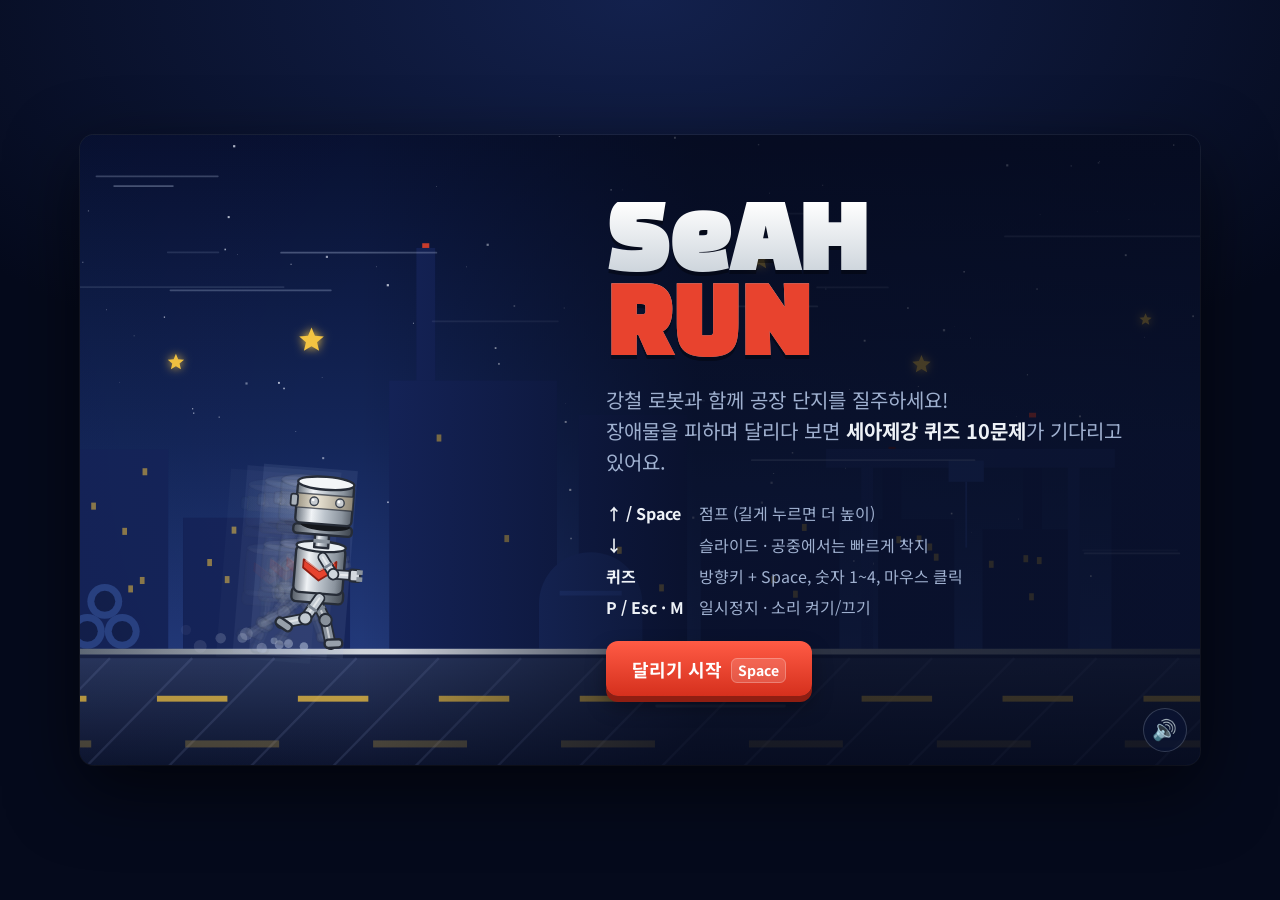
<file: seah-run/index.html>
<!doctype html>
<html lang="ko">
<head>
<meta charset="utf-8">
<meta name="viewport" content="width=device-width, initial-scale=1, viewport-fit=cover">
<meta name="theme-color" content="#0b1638">
<title>SeAH RUN</title>
<link rel="preconnect" href="https://fonts.googleapis.com">
<link rel="preconnect" href="https://fonts.gstatic.com" crossorigin>
<link href="https://fonts.googleapis.com/css2?family=Black+Han+Sans&family=Noto+Sans+KR:wght@400;500;700;900&display=swap" rel="stylesheet">
<style>
  :root{
    --navy:#0b1638; --navy-2:#16255a; --steel:#c9d1d9; --steel-d:#7d8794;
    --red:#e8432e; --gold:#f5c542; --ink:#eef2f7; --muted:#9fb0cf;
    --panel:rgba(11,20,52,.94); --line:rgba(201,209,217,.22);
    --ok:#3ecf8e; --bad:#ff5a4f;
  }
  *{box-sizing:border-box}
  html,body{margin:0;min-height:100%}
  body{
    background:radial-gradient(1200px 600px at 50% 0%, #13214d 0%, #050a1c 70%);
    color:var(--ink); font-family:'Noto Sans KR',system-ui,sans-serif;
    display:flex; flex-direction:column; align-items:center; justify-content:center;
    min-height:100vh; padding:16px; overflow-x:hidden;
    -webkit-tap-highlight-color:transparent; user-select:none; -webkit-user-select:none;
  }
  #stage{
    position:relative; width:min(100%, 1120px, calc((100vh - 32px) * 16 / 9));
    aspect-ratio:16/9; container-type:inline-size; border-radius:14px; overflow:hidden;
    box-shadow:0 24px 70px rgba(0,0,0,.6), 0 0 0 1px rgba(255,255,255,.07);
    background:#0b1638;
  }
  canvas{display:block;width:100%;height:100%;touch-action:none}

  .overlay{
    position:absolute; inset:0; display:none; align-items:center; justify-content:center;
    padding:3cqw; background:rgba(5,10,28,.5);
  }
  .overlay.show{display:flex}
  .panel{
    background:var(--panel); border:1px solid var(--line); border-radius:18px;
    padding:clamp(16px,3cqw,34px) clamp(18px,3.6cqw,40px);
    width:min(100%, 780px); max-height:100%; overflow:auto;
    box-shadow:0 20px 50px rgba(0,0,0,.5), inset 0 1px 0 rgba(255,255,255,.06);
  }
  .btn{
    font:inherit; font-weight:700; cursor:pointer; border:0; border-radius:12px;
    padding:.8em 1.4em; font-size:clamp(14px,1.7cqw,18px); color:#fff;
    background:linear-gradient(180deg,#ff5b45,#d5301d); box-shadow:0 6px 0 #8f1e12, 0 10px 20px rgba(0,0,0,.35);
    transition:transform .08s, box-shadow .08s;
  }
  .btn:active{transform:translateY(4px); box-shadow:0 2px 0 #8f1e12}
  .btn.ghost{background:linear-gradient(180deg,#3a4a7a,#26335c); box-shadow:0 6px 0 #141c37}
  kbd{
    font-family:inherit; font-size:.78em; font-weight:700; padding:.1em .45em; border-radius:6px;
    background:rgba(255,255,255,.14); border:1px solid rgba(255,255,255,.25); margin-left:.3em;
  }

  /* ---------- 타이틀 ---------- */
  #title{justify-content:flex-end; background:linear-gradient(90deg, rgba(5,10,28,0) 25%, rgba(5,10,28,.72) 55%)}
  #title .panel{width:min(62%, 600px); background:transparent; border:0; box-shadow:none; padding-right:2cqw}
  .logo{font-family:'Black Han Sans',sans-serif; font-size:clamp(34px,8cqw,92px); line-height:.95; margin:0; letter-spacing:.01em;
    background:linear-gradient(180deg,#ffffff 0%,#c9d1d9 45%,#7d8794 100%); -webkit-background-clip:text; background-clip:text; color:transparent;
    filter:drop-shadow(0 4px 0 rgba(0,0,0,.35))}
  .logo b{color:var(--red); -webkit-text-fill-color:var(--red)}
  .tagline{margin:.6em 0 1.2em; color:var(--muted); font-size:clamp(14px,1.8cqw,20px); line-height:1.55}
  .tagline strong{color:var(--ink)}
  .keys{display:grid; grid-template-columns:auto 1fr; gap:.45em .9em; font-size:clamp(13px,1.5cqw,16px); color:var(--muted); margin:0 0 1.4em}
  .keys span:nth-child(odd){color:var(--ink); font-weight:700; white-space:nowrap}
  .best{margin-top:1em; color:var(--muted); font-size:clamp(12px,1.4cqw,15px)}

  /* ---------- 퀴즈 ---------- */
  #quiz{background:rgba(5,10,28,.62); backdrop-filter:blur(3px)}
  .qhead{display:flex; align-items:center; gap:.6em; margin-bottom:.8em}
  .qno{font-family:'Black Han Sans',sans-serif; font-size:clamp(16px,2.2cqw,24px); color:var(--gold); letter-spacing:.04em}
  .qtag{font-size:clamp(11px,1.3cqw,14px); font-weight:700; padding:.25em .7em; border-radius:999px; background:rgba(232,67,46,.18); color:#ff8e7f; border:1px solid rgba(232,67,46,.4)}
  #qText{font-size:clamp(17px,2.5cqw,28px); line-height:1.45; margin:0 0 1em; font-weight:900; word-break:keep-all}
  .choices{display:grid; grid-template-columns:1fr 1fr; gap:clamp(8px,1.2cqw,14px)}
  .choice{
    font:inherit; text-align:left; cursor:pointer; display:flex; align-items:center; gap:.7em;
    padding:clamp(10px,1.5cqw,16px) clamp(12px,1.6cqw,18px); border-radius:12px; color:var(--ink);
    font-size:clamp(14px,1.8cqw,20px); font-weight:700; word-break:keep-all;
    background:linear-gradient(180deg,#24335f,#1a2649); border:2px solid #31426f;
    transition:transform .1s, border-color .1s, background .1s;
  }
  .choice .num{flex:none; width:1.7em; height:1.7em; border-radius:8px; display:grid; place-items:center; font-size:.85em;
    background:rgba(255,255,255,.1); color:var(--muted)}
  .choice.sel{border-color:var(--gold); transform:translateY(-2px); box-shadow:0 0 0 4px rgba(245,197,66,.18)}
  .choice.sel .num{background:var(--gold); color:#1a1300}
  .choice.correct{border-color:var(--ok); background:linear-gradient(180deg,#1d5a47,#154234)}
  .choice.correct .num{background:var(--ok); color:#062619}
  .choice.wrong{border-color:var(--bad); background:linear-gradient(180deg,#5d2430,#441a23)}
  .choice.wrong .num{background:var(--bad); color:#2a0606}
  .choice:disabled{cursor:default}
  .choice.dim{opacity:.45}
  .qfb{margin-top:1.1em; padding-top:1em; border-top:1px dashed var(--line); display:flex; flex-wrap:wrap; align-items:center; gap:.8em 1.2em}
  .qfb[hidden]{display:none}
  .verdict{margin:0; font-family:'Black Han Sans',sans-serif; font-size:clamp(20px,2.8cqw,32px)}
  .verdict.ok{color:var(--ok)} .verdict.no{color:var(--bad)}
  .ex{margin:0; flex:1 1 320px; color:#d5ddeb; font-size:clamp(13px,1.6cqw,17px); line-height:1.6; word-break:keep-all}
  .qfb .btn{margin-left:auto}
  .hint{margin:1em 0 0; color:var(--muted); font-size:clamp(11px,1.3cqw,14px)}

  /* ---------- 결과 ---------- */
  .res-top{display:flex; align-items:center; gap:1em; flex-wrap:wrap}
  .res-title{font-family:'Black Han Sans',sans-serif; font-size:clamp(28px,4.6cqw,52px); margin:0; line-height:1}
  .grade{font-weight:900; font-size:clamp(14px,1.8cqw,20px); padding:.35em .9em; border-radius:999px; background:var(--gold); color:#1d1500}
  .stats{display:grid; grid-template-columns:repeat(4,1fr); gap:clamp(8px,1.2cqw,14px); margin:1.1em 0}
  .stat{background:rgba(255,255,255,.05); border:1px solid var(--line); border-radius:12px; padding:.7em .8em}
  .stat small{display:block; color:var(--muted); font-size:clamp(11px,1.2cqw,13px)}
  .stat b{font-family:'Black Han Sans',sans-serif; font-weight:400; font-size:clamp(20px,2.8cqw,32px)}
  .review{list-style:none; margin:0 0 1.2em; padding:0; display:grid; grid-template-columns:1fr 1fr; gap:6px 16px; font-size:clamp(12px,1.4cqw,15px)}
  .review li{display:flex; gap:.5em; align-items:baseline; color:#cfd8e8; line-height:1.45; min-width:0}
  .review li > span:last-child{overflow:hidden; text-overflow:ellipsis; white-space:nowrap}
  .review .tg{flex:none; color:#ff8e7f; font-weight:700}
  .review .mk{flex:none; font-weight:900; width:1.4em; text-align:center}
  .review .mk.o{color:var(--ok)} .review .mk.x{color:var(--bad)}
  .review em{font-style:normal; color:var(--muted)}
  .res-btns{display:flex; gap:12px; flex-wrap:wrap}

  #pause .panel{text-align:center; width:auto}
  #pause h2{font-family:'Black Han Sans',sans-serif; font-weight:400; font-size:clamp(28px,4cqw,44px); margin:0 0 .4em}

  #mute{
    position:absolute; right:1.2cqw; bottom:1.2cqw; z-index:2; width:clamp(32px,4cqw,44px); height:clamp(32px,4cqw,44px);
    border-radius:50%; border:1px solid var(--line); background:rgba(11,20,52,.7); color:var(--ink); cursor:pointer;
    font-size:clamp(14px,1.8cqw,20px); display:grid; place-items:center;
  }

  #touch{display:none; width:min(100%,1120px); gap:12px; margin-top:12px}
  #touch button{flex:1; font:inherit; font-weight:900; font-size:18px; padding:18px 0; border-radius:14px; border:1px solid var(--line);
    color:var(--ink); background:linear-gradient(180deg,#26365f,#18234a); touch-action:none}
  #touch button:active{background:#33467a}
  @media (pointer:coarse){ #touch{display:flex} }

  @media (max-width:760px){
    .overlay{position:fixed; z-index:10; padding:16px; background:rgba(5,10,28,.9)}
    #title{justify-content:center; background:rgba(5,10,28,.9)}
    #title .panel{width:100%}
    .choices{grid-template-columns:1fr}
    .stats{grid-template-columns:1fr 1fr}
    .review{grid-template-columns:1fr}
  }
</style>
</head>
<body>
<div id="stage">
  <canvas id="game" width="960" height="540" aria-label="SeAH RUN 게임 화면"></canvas>

  <!-- 타이틀 -->
  <div id="title" class="overlay show">
    <div class="panel">
      <h1 class="logo">SeAH<br><b>RUN</b></h1>
      <p class="tagline">강철 로봇과 함께 공장 단지를 질주하세요!<br>
        장애물을 피하며 달리다 보면 <strong>세아제강 퀴즈 10문제</strong>가 기다리고 있어요.</p>
      <div class="keys">
        <span>↑ / Space</span><span>점프 (길게 누르면 더 높이)</span>
        <span>↓</span><span>슬라이드 · 공중에서는 빠르게 착지</span>
        <span>퀴즈</span><span>방향키 + Space, 숫자 1~4, 마우스 클릭</span>
        <span>P / Esc · M</span><span>일시정지 · 소리 켜기/끄기</span>
      </div>
      <button class="btn" id="btnStart">달리기 시작 <kbd>Space</kbd></button>
      <p class="best" id="bestLine"></p>
    </div>
  </div>

  <!-- 퀴즈 -->
  <div id="quiz" class="overlay" role="dialog" aria-modal="true" aria-labelledby="qText">
    <div class="panel">
      <div class="qhead"><span class="qno" id="qNo">QUIZ 1 / 10</span><span class="qtag" id="qTag">연혁</span></div>
      <h2 id="qText"></h2>
      <div class="choices" id="qChoices"></div>
      <div class="qfb" id="qFb" hidden>
        <p class="verdict" id="qVerdict"></p>
        <p class="ex" id="qEx"></p>
        <button class="btn" id="qNext">계속 달리기 <kbd>Space</kbd></button>
      </div>
      <p class="hint" id="qHint">← → ↑ ↓ 로 고르고 Space / Enter 로 선택 · 숫자 1~4 · 마우스 클릭</p>
    </div>
  </div>

  <!-- 일시정지 -->
  <div id="pause" class="overlay">
    <div class="panel">
      <h2>일시정지</h2>
      <button class="btn" id="btnResume">계속하기 <kbd>Space</kbd></button>
    </div>
  </div>

  <!-- 결과 -->
  <div id="result" class="overlay">
    <div class="panel">
      <div class="res-top"><h2 class="res-title" id="resTitle">FINISH!</h2><span class="grade" id="resGrade"></span></div>
      <div class="stats">
        <div class="stat"><small>정답</small><b id="sCorrect">0/10</b></div>
        <div class="stat"><small>달린 거리</small><b id="sDist">0m</b></div>
        <div class="stat"><small>점수</small><b id="sScore">0</b></div>
        <div class="stat"><small>최고 점수</small><b id="sBest">0</b></div>
      </div>
      <ul class="review" id="resList"></ul>
      <div class="res-btns">
        <button class="btn" id="btnRetry">다시 달리기 <kbd>Space</kbd></button>
        <button class="btn ghost" id="btnHome">처음 화면</button>
      </div>
    </div>
  </div>

  <button id="mute" title="소리 켜기/끄기 (M)" aria-label="소리 켜기/끄기">🔊</button>
</div>

<div id="touch">
  <button id="tSlide">▼ 슬라이드</button>
  <button id="tJump">▲ 점프</button>
</div>

<script>
/* =====================================================================
   퀴즈 데이터 — 문제/보기/해설은 여기서 수정하세요.
   a: 정답, w: 오답 3개 (보기 순서는 매 판 자동으로 섞임)
   ===================================================================== */
const QUIZ = [
  { tag:'연혁', q:'세아제강의 뿌리는 1960년 부산 감만동에서 문을 연 이 회사입니다. 회사의 이름은?',
    a:'부산철관공업', w:['부산제철소','동방강관공업','대한철관상사'],
    ex:'1960년 창업주 해암 이종덕 회장이 부산 감만동에 세운 \'부산철관공업\'이 세아제강과 세아그룹의 모태예요.' },
  { tag:'연혁', q:'회사가 현재의 사명인 \'세아제강\'을 쓰기 시작한 해는?',
    a:'1996년', w:['1975년','1988년','2008년'],
    ex:'1996년에 지금의 이름인 세아제강으로 사명을 바꿨어요.' },
  { tag:'연혁', q:'2018년 인적분할로 세아제강과 함께 출범해, 해외 계열사를 거느리는 지주회사는?',
    a:'세아제강지주', w:['세아홀딩스','세아베스틸지주','세아스틸인터내셔날'],
    ex:'2018년 분할로 지주회사 세아제강지주와 제조를 맡는 사업회사 세아제강 체제가 됐어요.' },
  { tag:'공장', q:'1970년대 포항 철강연관단지에 터를 잡아, 지금까지 세아제강의 대표 생산거점인 공장은?',
    a:'포항공장', w:['순천공장','창원공장','군산공장'],
    ex:'1972년 포항 철강연관단지 부지를 사들여 공장 건설을 시작했고, 포항공장은 지금도 핵심 생산거점이에요.' },
  { tag:'공장', q:'2012년 SPP강관을 인수하면서 출범한 세아제강의 공장은?',
    a:'순천공장', w:['포항공장','군산공장','창원공장'],
    ex:'2012년 SPP강관 인수로 순천공장이 출범했고, 2020년에는 순천OF공장도 인수해 순천에서만 두 개 공장을 운영해요.' },
  { tag:'공장', q:'다음 중 세아제강의 국내 생산거점이 아닌 곳은?',
    a:'당진', w:['포항','순천','군산'],
    ex:'세아제강은 포항·순천·군산 등 국내 생산거점에서 탄소강관과 특수강관을 만들어요.' },
  { tag:'제품', q:'땅속 깊은 유정(油井)에서 원유·가스를 뽑아 올릴 때 쓰는 \'유정용 강관\'을 영어 약어로 하면?',
    a:'OCTG', w:['LNG','HVAC','EPC'],
    ex:'OCTG(Oil Country Tubular Goods)는 유정용 강관으로, 세아제강의 대표 에너지용 강관이에요.' },
  { tag:'제품', q:'영하 160℃ 이하의 극저온 LNG를 다루는 플랜트에 공급되는 세아제강의 강관은?',
    a:'스테인리스 강관', w:['주철관','PVC관','동(구리)관'],
    ex:'세아제강은 롤 성형 방식으로는 국내 최대 규모인 24인치 스테인리스 강관 설비를 갖추고 LNG 프로젝트에 공급하고 있어요.' },
  { tag:'글로벌', q:'미국 텍사스주 휴스턴에서 유정용 강관(OCTG)을 현지 생산하는 세아의 법인은?',
    a:'SeAH Steel USA', w:['SeAH Steel VINA','SeAH Wind','SeAH Japan'],
    ex:'SeAH Steel USA는 연간 약 25만 톤 규모로 미국 현지에서 강관을 생산해 북미 수요에 대응해요.' },
  { tag:'글로벌', q:'영국 티스사이드(Teesside)에 해상풍력 하부구조물 \'모노파일\' 공장을 세운 세아 계열사는?',
    a:'세아윈드 (SeAH Wind)', w:['SeAH Steel USA','세아스틸비나','세아창원특수강'],
    ex:'모노파일은 해상풍력 터빈을 바닷속 지반에 고정하는 초대형 강관 기초 구조물이에요. 세아윈드가 영국에서 생산해요.' },
];
const QN = QUIZ.length;

/* ===================================================================== */
const W = 960, H = 540, GY = 440;
const BASE_SPEED = 430, GRAV = 2700, JUMP_V = 930, GATE_SPACING = 4300;
const ROBOT_X = 200;

const $ = id => document.getElementById(id);
const cv = $('game'), ctx = cv.getContext('2d');
let scale = 1;
function resize(){
  const r = cv.getBoundingClientRect();
  const dpr = Math.min(window.devicePixelRatio || 1, 2);
  cv.width = Math.max(1, Math.round(r.width * dpr));
  cv.height = Math.max(1, Math.round(r.height * dpr));
  scale = cv.width / W;
}
addEventListener('resize', resize);

function shuffle(arr){ const a = arr.slice(); for(let i=a.length-1;i>0;i--){ const j=Math.random()*(i+1)|0; [a[i],a[j]]=[a[j],a[i]]; } return a; }
function prepare(q){ const choices = shuffle([q.a, ...q.w]); return { ...q, choices, answer: choices.indexOf(q.a) }; }
const clamp = (v,a,b) => Math.max(a, Math.min(b, v));
function seeded(seed){ return () => (seed = (seed * 16807) % 2147483647, (seed - 1) / 2147483646); }

const store = {
  get(k, d){ try{ const v = localStorage.getItem(k); return v === null ? d : JSON.parse(v); }catch(e){ return d; } },
  set(k, v){ try{ localStorage.setItem(k, JSON.stringify(v)); }catch(e){} }
};

/* ---------------- 사운드 (WebAudio) ---------------- */
let actx = null, muted = store.get('seahrun-muted', false);
function audioInit(){ if(!actx){ try{ actx = new (window.AudioContext || window.webkitAudioContext)(); }catch(e){} } if(actx && actx.state === 'suspended') actx.resume(); }
function tone(f1, f2, dur, type='square', vol=.12, delay=0){
  if(muted || !actx) return;
  const t = actx.currentTime + delay, o = actx.createOscillator(), g = actx.createGain();
  o.type = type; o.frequency.setValueAtTime(f1, t); o.frequency.exponentialRampToValueAtTime(Math.max(30,f2), t + dur);
  g.gain.setValueAtTime(vol, t); g.gain.exponentialRampToValueAtTime(.0001, t + dur);
  o.connect(g).connect(actx.destination); o.start(t); o.stop(t + dur + .02);
}
const sfx = {
  jump(){ tone(420, 860, .14, 'square', .07); },
  hit(){ tone(260, 50, .35, 'sawtooth', .16); },
  gate(){ tone(660, 660, .08, 'triangle', .14); tone(990, 990, .12, 'triangle', .14, .09); },
  ok(){ tone(660, 660, .1, 'triangle', .16); tone(880, 880, .1, 'triangle', .16, .1); tone(1320, 1320, .2, 'triangle', .16, .2); },
  no(){ tone(300, 180, .25, 'square', .1); tone(180, 120, .3, 'square', .1, .2); },
  tick(){ tone(900, 900, .03, 'square', .04); },
  win(){ [523,659,784,1047].forEach((f,i)=>tone(f, f, .18, 'triangle', .15, i*.12)); },
  over(){ [392,330,262,196].forEach((f,i)=>tone(f, f*.98, .22, 'square', .09, i*.16)); },
};
function setMuteIcon(){ $('mute').textContent = muted ? '🔇' : '🔊'; }
function toggleMute(){ muted = !muted; store.set('seahrun-muted', muted); setMuteIcon(); }
setMuteIcon();

/* ---------------- 배경 데이터 ---------------- */
const STARS = Array.from({length:130}, () => ({ x:Math.random()*W, y:Math.random()*(GY-60), r:Math.random()*1.6+.3, t:Math.random()*6.28 }));
const GOLD_STARS = Array.from({length:7}, (_,i) => ({ x:i*170 + Math.random()*100, y:105 + Math.random()*160, s:6 + Math.random()*8, t:Math.random()*6.28 }));
const FAR_W = 1700, MID_W = 2300;
const FAR = (() => { const r = seeded(7), a = []; let x = 0;
  while(x < FAR_W){ const w = 60 + r()*130, h = 50 + r()*150;
    a.push({ x, w, h, chim: r() < .45, ch: 50 + r()*70, cx: r()*(w-20), win: Array.from({length: 8}, () => [r()*(w-10), r()*(h-14), r() < .55]) });
    x += w + 6 + r()*30; }
  return a; })();
const MID = (() => { const r = seeded(42), a = []; let x = 0;
  while(x < MID_W){ const t = r();
    if(t < .35) a.push({ type:'crane', x, w: 160 + r()*80, h: 150 + r()*60 });
    else if(t < .75) a.push({ type:'pipes', x, rows: 2 + (r()*3|0), r: 14 + r()*8 });
    else a.push({ type:'tank', x, w: 70 + r()*40, h: 70 + r()*50 });
    x += 220 + r()*220; }
  return a; })();

/* ---------------- 게임 상태 ---------------- */
let mode = 'title';
let G, R, Q = null, resultAt = 0, titleT = 0;
const keys = { down:false, jump:false };

function newGame(){
  G = {
    time:0, dist:0, speed:BASE_SPEED, boost:0, lives:3, inv:0, correct:0, qi:0,
    order: shuffle(QUIZ).map(prepare), results: [],
    obstacles:[], gates:[], finish:null, finishing:false, untilFinish:Infinity,
    untilObs: 900, untilGate: 2600, gatesSpawned:0,
    particles:[], lines:[], shake:0, scroll: G ? G.scroll : 0, dustT:0, msg:null,
    trail:[]
  };
  R = { x:ROBOT_X, y:GY, vy:0, onGround:true, slide:false, phase:0, coyote:0, buffer:0 };
}
newGame();

/* ---------------- 장애물 ---------------- */
function spawnObstacle(){
  const opts = [['pipe1',36],['cone',30],['pipe2',26]];
  if(G.qi >= 1) opts.push(['beam', 24 + G.qi*2]);
  if(G.qi >= 3) opts.push(['cones', 14]);
  let sum = opts.reduce((s,o)=>s+o[1],0), r = Math.random()*sum, kind = opts[0][0];
  for(const [k,w] of opts){ if((r -= w) <= 0){ kind = k; break; } }
  const x = W + 60;
  const o = { kind, x };
  if(kind === 'pipe1'){ o.w = 52; o.h = 52; }
  else if(kind === 'pipe2'){ o.w = 76; o.h = 62; }
  else if(kind === 'cone'){ o.w = 34; o.h = 46; }
  else if(kind === 'cones'){ o.w = 96; o.h = 46; }
  else if(kind === 'beam'){ o.w = 120; o.h = 40; o.bottom = GY - 84; }
  G.obstacles.push(o);
}
function obstacleBox(o){
  if(o.kind === 'beam') return { x1:o.x+6, x2:o.x+o.w-6, y1:-200, y2:o.bottom };
  return { x1:o.x+7, x2:o.x+o.w-7, y1:GY-o.h+8, y2:GY };
}
function nextGap(){ const s = G.speed; return s*.55 + 260 + Math.random()*(320 + s*.35); }

/* ---------------- 입력 ---------------- */
function pressJump(){ keys.jump = true; if(mode === 'run'){ R.buffer = .13; } }
function releaseJump(){ keys.jump = false; if(mode === 'run' && R.vy < -380) R.vy = -380; }

addEventListener('keydown', e => {
  const k = e.code;
  if(['Space','ArrowUp','ArrowDown','ArrowLeft','ArrowRight'].includes(k)) e.preventDefault();
  audioInit();
  if(k === 'KeyM' && !e.repeat){ toggleMute(); return; }
  const confirm = (k === 'Space' || k === 'Enter' || k === 'NumpadEnter') && !e.repeat;
  switch(mode){
    case 'title': if(confirm) startGame(); break;
    case 'run':
      if((k === 'Space' || k === 'ArrowUp' || k === 'KeyW') && !e.repeat) pressJump();
      if(k === 'ArrowDown' || k === 'KeyS') keys.down = true;
      if((k === 'KeyP' || k === 'Escape') && !e.repeat) pause();
      break;
    case 'paused': if(confirm || ((k === 'KeyP' || k === 'Escape') && !e.repeat)) resume(); break;
    case 'quiz': quizKey(e); break;
    case 'result': if(confirm && performance.now() - resultAt > 700) startGame(); break;
  }
});
addEventListener('keyup', e => {
  const k = e.code;
  if(k === 'Space' || k === 'ArrowUp' || k === 'KeyW') releaseJump();
  if(k === 'ArrowDown' || k === 'KeyS') keys.down = false;
});
addEventListener('blur', () => { keys.down = false; keys.jump = false; if(mode === 'run') pause(); });
document.addEventListener('visibilitychange', () => { if(document.hidden && mode === 'run') pause(); });

cv.addEventListener('pointerdown', e => { audioInit(); if(mode === 'run'){ pressJump(); } else if(mode === 'title'){ startGame(); } });
cv.addEventListener('pointerup', releaseJump);
const tJ = $('tJump'), tS = $('tSlide');
tJ.addEventListener('pointerdown', e => { e.preventDefault(); audioInit(); if(mode === 'title') startGame(); else pressJump(); });
tJ.addEventListener('pointerup', releaseJump); tJ.addEventListener('pointercancel', releaseJump);
tS.addEventListener('pointerdown', e => { e.preventDefault(); keys.down = true; });
['pointerup','pointercancel','pointerleave'].forEach(ev => tS.addEventListener(ev, () => keys.down = false));
$('btnStart').addEventListener('click', () => { audioInit(); startGame(); });
$('btnRetry').addEventListener('click', () => { audioInit(); startGame(); });
$('btnHome').addEventListener('click', toTitle);
$('btnResume').addEventListener('click', resume);
$('mute').addEventListener('click', () => { audioInit(); toggleMute(); });
$('qNext').addEventListener('click', closeQuiz);

function show(id, on){ $(id).classList.toggle('show', on); }

function startGame(){
  newGame(); mode = 'run';
  show('title', false); show('result', false); show('pause', false); show('quiz', false);
  G.msg = { text:'READY... GO!', t:1.4 };
  cv.focus?.();
}
function toTitle(){ mode = 'title'; newGame(); show('result', false); show('title', true); updateBestLine(); }
function pause(){ if(mode !== 'run') return; mode = 'paused'; show('pause', true); }
function resume(){ if(mode !== 'paused') return; mode = 'run'; show('pause', false); last = performance.now(); }

function updateBestLine(){ const b = store.get('seahrun-best', 0); $('bestLine').textContent = b ? `최고 점수 ${b.toLocaleString()}점` : ''; }
updateBestLine();

/* ---------------- 퀴즈 ---------------- */
const oneCol = () => matchMedia('(max-width:760px)').matches;
function openQuiz(){
  mode = 'quiz'; keys.down = false;
  const q = G.order[G.qi];
  Q = { q, sel:0, answered:false, openedAt:performance.now() };
  $('qNo').textContent = `QUIZ ${G.qi+1} / ${QN}`;
  $('qTag').textContent = q.tag;
  $('qText').textContent = q.q;
  const box = $('qChoices'); box.innerHTML = '';
  q.choices.forEach((c, i) => {
    const b = document.createElement('button');
    b.className = 'choice'; b.type = 'button';
    b.innerHTML = `<span class="num">${i+1}</span><span></span>`;
    b.lastChild.textContent = c;
    b.addEventListener('click', () => { if(performance.now() - Q.openedAt > 250) choose(i); });
    b.addEventListener('mouseenter', () => { if(!Q.answered){ Q.sel = i; paintSel(); } });
    box.appendChild(b);
  });
  $('qFb').hidden = true; $('qHint').hidden = false;
  paintSel(); show('quiz', true); sfx.gate();
}
function paintSel(){ [...$('qChoices').children].forEach((b, i) => b.classList.toggle('sel', !Q.answered && i === Q.sel)); }
function quizKey(e){
  if(e.repeat || !Q) return;
  if(performance.now() - Q.openedAt < 350) return;
  const k = e.code;
  if(!Q.answered){
    const cols = oneCol() ? 1 : 2;
    let d = 0;
    if(k === 'ArrowLeft') d = -1; else if(k === 'ArrowRight') d = 1;
    else if(k === 'ArrowUp') d = -cols; else if(k === 'ArrowDown') d = cols;
    if(d){ Q.sel = (Q.sel + d + 4) % 4; paintSel(); sfx.tick(); return; }
    const m = /^(Digit|Numpad)([1-4])$/.exec(k);
    if(m){ choose(+m[2] - 1); return; }
    if(k === 'Space' || k === 'Enter' || k === 'NumpadEnter') choose(Q.sel);
  } else if(k === 'Space' || k === 'Enter' || k === 'NumpadEnter'){
    closeQuiz();
  }
}
function choose(i){
  if(!Q || Q.answered) return;
  Q.answered = true; Q.answeredAt = performance.now();
  const ok = i === Q.q.answer;
  [...$('qChoices').children].forEach((b, j) => {
    b.disabled = true; b.classList.remove('sel');
    if(j === Q.q.answer) b.classList.add('correct');
    else if(j === i) b.classList.add('wrong');
    else b.classList.add('dim');
  });
  const v = $('qVerdict');
  v.textContent = ok ? '정답! 부스터 ON 🚀' : '아쉬워요!';
  v.className = 'verdict ' + (ok ? 'ok' : 'no');
  $('qEx').textContent = (ok ? '' : `정답은 '${Q.q.a}'. `) + Q.q.ex;
  $('qFb').hidden = false; $('qHint').hidden = true;
  G.results.push({ q:Q.q, ok, picked:Q.q.choices[i] });
  if(ok){ G.correct++; sfx.ok(); } else sfx.no();
  Q.ok = ok;
  $('qNext').focus({ preventScroll:true });
}
function closeQuiz(){
  if(!Q || !Q.answered || performance.now() - Q.answeredAt < 300) return;
  show('quiz', false);
  if(Q.ok){ G.boost = 330; G.msg = { text:'BOOST!', t:1 }; }
  G.qi++; G.inv = Math.max(G.inv, .9);
  if(G.qi >= QN){ G.untilFinish = 1900; G.finishing = true; G.msg = { text:'마지막 스퍼트!', t:1.4 }; }
  Q = null; mode = 'run'; last = performance.now();
  if(document.activeElement && document.activeElement.blur) document.activeElement.blur();
}

/* ---------------- 결과 ---------------- */
function endGame(finished){
  mode = 'result'; resultAt = performance.now();
  const meters = Math.floor(G.dist / 40);
  let score = meters + G.correct * 500;
  if(finished) score += 1000 + Math.min(3, G.lives) * 300;
  const best = Math.max(store.get('seahrun-best', 0), score); store.set('seahrun-best', best);
  $('resTitle').textContent = finished ? 'FINISH!' : 'GAME OVER';
  const c = G.correct;
  $('resGrade').textContent = c === 10 ? '세아 스틸 마스터' : c >= 8 ? '에이스 엔지니어' : c >= 5 ? '든든한 신입사원' : '열정 가득 견습생';
  $('sCorrect').textContent = `${c}/${QN}`;
  $('sDist').textContent = `${meters.toLocaleString()}m`;
  $('sScore').textContent = score.toLocaleString();
  $('sBest').textContent = best.toLocaleString();
  const list = $('resList'); list.innerHTML = '';
  G.results.forEach((r, i) => {
    const li = document.createElement('li');
    li.innerHTML = `<span class="mk ${r.ok ? 'o' : 'x'}">${r.ok ? 'O' : 'X'}</span><span class="tg"></span><span></span>`;
    li.children[1].textContent = r.q.tag;
    li.lastChild.textContent = r.q.a + (r.ok ? '' : ` (내 답: ${r.picked})`);
    li.title = r.q.q;
    list.appendChild(li);
  });
  if(G.results.length < QN){
    const li = document.createElement('li');
    li.innerHTML = `<span class="mk">·</span><em>남은 문제 ${QN - G.results.length}개는 다음 도전에서!</em>`;
    list.appendChild(li);
  }
  finished ? sfx.win() : sfx.over();
  setTimeout(() => { if(mode === 'result'){ show('result', true); updateBestLine(); } }, finished ? 600 : 900);
}

/* ---------------- 업데이트 ---------------- */
function addParticle(p){ if(G.particles.length < 260) G.particles.push(p); }
function burst(x, y, n, color, spd=220){
  for(let i=0;i<n;i++){ const a = Math.random()*Math.PI*2, s = Math.random()*spd;
    addParticle({ x, y, vx:Math.cos(a)*s - G.speed*.2, vy:Math.sin(a)*s - 80, life:.5+Math.random()*.4, max:.9, r:2+Math.random()*3, c:color, g:600 }); }
}

function updateScenery(dt, speed){
  const mv = speed * dt; G.scroll += mv;
  // speed lines
  const rate = Math.max(0, (speed - 280) / 9);
  let n = rate * dt + Math.random();
  while(n-- > 1) G.lines.push({ x: W + Math.random()*80, y: 10 + Math.random()*(GY + 60), len: 40 + Math.random()*speed*.35, v: speed*(2.2 + Math.random()*1.6), a: .08 + Math.random()*.25 + (G.boost > 60 ? .2 : 0) });
  for(const l of G.lines) l.x -= l.v * dt;
  G.lines = G.lines.filter(l => l.x + l.len > -20);
  for(const p of G.particles){ p.x += p.vx*dt; p.y += p.vy*dt; p.vy += (p.g||0)*dt; p.life -= dt; }
  G.particles = G.particles.filter(p => p.life > 0);
  return mv;
}

function updateRun(dt){
  G.time += dt;
  const target = BASE_SPEED + G.qi * 34 + Math.min(140, G.time * 3.5);
  G.boost *= Math.exp(-dt * .75);
  G.speed += (target + G.boost - G.speed) * Math.min(1, dt * 3);
  const mv = updateScenery(dt, G.speed);
  G.dist += mv;
  if(G.inv > 0) G.inv -= dt;
  if(G.shake > 0) G.shake -= dt;
  if(G.msg && (G.msg.t -= dt) <= 0) G.msg = null;

  // ----- 로봇 -----
  R.buffer -= dt; R.coyote -= dt;
  if(R.onGround) R.coyote = .1;
  if(R.buffer > 0 && R.coyote > 0){
    R.vy = -JUMP_V; R.onGround = false; R.coyote = 0; R.buffer = 0; R.slide = false;
    sfx.jump(); burst(R.x - 6, GY, 8, 'rgba(200,210,225,.8)', 120);
  }
  if(!R.onGround){
    R.vy += GRAV * dt * (keys.down ? 2.4 : 1);
    R.y += R.vy * dt;
    if(R.y >= GY){ R.y = GY; R.vy = 0; R.onGround = true; burst(R.x, GY, 10, 'rgba(200,210,225,.8)', 140); }
  }
  R.slide = R.onGround && keys.down;
  R.phase += dt * (8 + G.speed * .012);
  if(R.onGround){
    G.dustT -= dt;
    if(G.dustT <= 0){ G.dustT = R.slide ? .015 : .045;
      addParticle({ x:R.x - 8, y:GY - 2, vx:-G.speed*.35 - Math.random()*80, vy:-Math.random()*90, life:.45, max:.45, r:2.5 + Math.random()*3.5, c: R.slide ? 'rgba(255,190,90,.9)' : 'rgba(190,200,220,.55)', g:200 }); }
  }
  // 부스터 잔상
  G.trail.unshift({ y:R.y, pose: poseOf(), ph:R.phase });
  if(G.trail.length > 12) G.trail.pop();

  // ----- 스폰 -----
  G.untilGate -= mv;
  if(G.gatesSpawned < QN && G.untilGate <= 0){
    G.gates.push({ x: W + 120, n: G.gatesSpawned + 1, done:false });
    G.gatesSpawned++; G.untilGate = GATE_SPACING; G.untilObs = Math.max(G.untilObs, 720);
  }
  G.untilObs -= mv;
  if(G.untilObs <= 0){
    if(G.gatesSpawned < QN && G.untilGate < 700) G.untilObs = G.untilGate + 720;
    else if(G.finishing && G.untilFinish < 900) G.untilObs = 99999;
    else { spawnObstacle(); G.untilObs = nextGap(); }
  }
  if(G.finishing){
    G.untilFinish -= mv;
    if(G.untilFinish <= 0 && !G.finish) G.finish = { x: W + 80 };
  }

  for(const o of G.obstacles) o.x -= mv;
  G.obstacles = G.obstacles.filter(o => o.x + o.w > -120);
  for(const g of G.gates) g.x -= mv;
  G.gates = G.gates.filter(g => g.x > -300);
  if(G.finish) G.finish.x -= mv;

  // ----- 충돌 -----
  const rb = { x1:R.x - 15, x2:R.x + 15, y1:R.y - (R.slide ? 66 : 124), y2:R.y - 4 };
  if(G.inv <= 0){
    for(const o of G.obstacles){
      const b = obstacleBox(o);
      if(rb.x1 < b.x2 && rb.x2 > b.x1 && rb.y1 < b.y2 && rb.y2 > b.y1){
        G.lives--; G.inv = 1.6; G.shake = .35; G.boost = -170; sfx.hit();
        burst(R.x + 10, R.y - 60, 22, '#ffb347', 300);
        if(G.lives <= 0){ endGame(false); return; }
        break;
      }
    }
  }
  // ----- 퀴즈 게이트 -----
  for(const g of G.gates){
    if(!g.done && g.x <= R.x){ g.done = true; openQuiz(); return; }
  }
  if(G.finish && G.finish.x <= R.x){ G.finish.x = R.x; endGame(true); }
}

function poseOf(){ return R.slide ? 'slide' : (!R.onGround ? 'jump' : 'run'); }

/* ---------------- 그리기: 로봇 ---------------- */
function metal(c, x0, x1, dark=0){
  const g = c.createLinearGradient(x0, 0, x1, 0);
  if(dark){ g.addColorStop(0,'#4b525c'); g.addColorStop(.35,'#a9b1ba'); g.addColorStop(.6,'#7f8892'); g.addColorStop(1,'#3e454e'); }
  else { g.addColorStop(0,'#69727d'); g.addColorStop(.28,'#f1f4f7'); g.addColorStop(.52,'#bcc4cc'); g.addColorStop(.82,'#8b949e'); g.addColorStop(1,'#59616b'); }
  return g;
}
function ellipse(c, x, y, rx, ry, fill, stroke){ c.beginPath(); c.ellipse(x, y, rx, ry, 0, 0, Math.PI*2); if(fill){ c.fillStyle = fill; c.fill(); } if(stroke){ c.strokeStyle = stroke; c.stroke(); } }
function limb(c, x0, y0, a, b, L1, L2, w, col, endFn){
  const x1 = x0 + Math.sin(a)*L1, y1 = y0 + Math.cos(a)*L1;
  const x2 = x1 + Math.sin(b)*L2, y2 = y1 + Math.cos(b)*L2;
  c.lineCap = 'round'; c.lineJoin = 'round';
  c.beginPath(); c.moveTo(x0,y0); c.lineTo(x1,y1); c.lineTo(x2,y2);
  c.strokeStyle = '#262c37'; c.lineWidth = w + 3; c.stroke();
  c.strokeStyle = col; c.lineWidth = w; c.stroke();
  c.strokeStyle = 'rgba(255,255,255,.55)'; c.lineWidth = Math.max(1, w*.25); c.stroke();
  // 관절 링
  ellipse(c, x1, y1, w*.75, w*.75, col, '#262c37');
  const mx = (x0+x1)/2, my = (y0+y1)/2;
  c.save(); c.translate(mx, my); c.rotate(-a); c.fillStyle = '#7d8794'; c.fillRect(-w*.65, -1.2, w*1.3, 2.4); c.restore();
  if(endFn) endFn(x2, y2, b);
}
function drawRobot(c, x, y, ph, pose, alpha=1, tint=null){
  c.save(); c.globalAlpha = alpha; c.translate(x, y);
  if(pose === 'slide'){ c.scale(1.12, .54); c.rotate(.05); }
  else if(pose === 'run'){ c.translate(0, -Math.abs(Math.sin(ph))*5); c.rotate(.08); }
  else if(pose === 'jump'){ c.rotate(.1); }
  const s = Math.sin(ph);
  let lA, lB, kA, kB, aA, aB, eA, eB;
  if(pose === 'jump'){ lA = .95; kA = 1.7; lB = -.35; kB = .9; aA = 2.5; eA = .5; aB = -.7; eB = .6; }
  else if(pose === 'slide'){ lA = 1.35; kA = .25; lB = 1.15; kB = .2; aA = -1.3; eA = .3; aB = -1.1; eB = .3; }
  else if(pose === 'idle'){ lA = .05; kA = .05; lB = -.05; kB = .05; aA = .15; eA = .3; aB = -.1; eB = .3; }
  else { lA = s*.8; lB = -s*.8; kA = .25 + .95*Math.max(0, Math.sin(ph + 1.3)); kB = .25 + .95*Math.max(0, Math.sin(ph + 1.3 + Math.PI)); aA = -s*.95; aB = s*.95; eA = eB = .95; }

  const foot = (fx, fy, b) => { c.save(); c.translate(fx, fy); c.rotate(-b*.4); c.fillStyle = '#9aa3ad'; c.strokeStyle = '#262c37'; c.lineWidth = 2;
    c.beginPath(); c.roundRect(-5, -4, 15, 7, 3); c.fill(); c.stroke(); c.restore(); };
  const hand = (hx, hy, b) => { c.save(); c.translate(hx, hy); c.rotate(-b); c.fillStyle = '#d4dae0'; c.strokeStyle = '#262c37'; c.lineWidth = 2;
    c.beginPath(); c.roundRect(-5, -1, 10, 9, 2); c.fill(); c.stroke(); c.fillStyle = '#8b949e'; c.fillRect(-5, 5, 4, 5); c.fillRect(1, 5, 4, 5); c.restore(); };

  // 뒤쪽 팔/다리
  limb(c, -2, -40, lB, lB - kB, 21, 21, 7, '#8a939d', foot);
  limb(c, 0, -75, aB, aB + eB, 17, 15, 6, '#8a939d', hand);

  // 몸통 (원통)
  c.lineWidth = 2; c.strokeStyle = '#262c37';
  c.fillStyle = metal(c, -24, 24, 1); c.beginPath(); c.roundRect(-22, -48, 44, 12, 4); c.fill(); c.stroke();  // 하단 링
  c.fillStyle = metal(c, -22, 22); c.beginPath(); c.roundRect(-21, -84, 42, 40, 5); c.fill(); c.stroke();
  ellipse(c, 0, -84, 21, 4.5, '#e9eef2', '#262c37');
  // 빨간 셰브론
  c.beginPath(); c.moveTo(-14, -72); c.lineTo(0, -63); c.lineTo(14, -72); c.lineTo(14, -65); c.lineTo(0, -55); c.lineTo(-14, -65); c.closePath();
  c.fillStyle = '#e8432e'; c.fill(); c.strokeStyle = '#8f1e12'; c.lineWidth = 1.5; c.stroke();
  c.beginPath(); c.moveTo(-12, -71); c.lineTo(0, -63.5); c.lineTo(12, -71); c.strokeStyle = 'rgba(255,200,190,.7)'; c.lineWidth = 1.2; c.stroke();
  // 목
  c.fillStyle = metal(c, -6, 6); c.strokeStyle = '#262c37'; c.lineWidth = 2;
  c.beginPath(); c.rect(-6, -95, 12, 12); c.fill(); c.stroke();
  c.fillStyle = '#8b949e'; c.fillRect(-7, -90, 14, 3);
  // 머리: 아래 턱 링 + 입 + 원통 머리
  c.fillStyle = metal(c, -25, 25, 1); c.beginPath(); c.roundRect(-25, -102, 50, 8, 3); c.fill(); c.stroke();
  ellipse(c, 2, -102, 21, 4.5, '#14171c');
  c.fillStyle = metal(c, -24, 24); c.beginPath(); c.roundRect(-24, -138, 48, 35, 4); c.fill(); c.stroke();
  ellipse(c, 0, -138, 24, 5.5, '#f3f6f8', '#262c37');
  // 바이저 밴드 + 볼트
  const bg = c.createLinearGradient(-24, 0, 24, 0); bg.addColorStop(0,'#9c9584'); bg.addColorStop(.35,'#ece6d6'); bg.addColorStop(1,'#8f8878');
  c.fillStyle = bg; c.beginPath(); c.rect(-24, -128, 48, 12); c.fill(); c.strokeStyle = 'rgba(38,44,55,.7)'; c.lineWidth = 1.2; c.stroke();
  for(const bx of [-9, 13]){ ellipse(c, bx, -122, 3.6, 3.6, '#c8cdd2', '#3a414c'); ellipse(c, bx - 1, -123, 1.2, 1.2, '#fff'); }
  // 귀 볼트
  c.fillStyle = '#aab2bb'; c.strokeStyle = '#262c37'; c.lineWidth = 1.5;
  c.beginPath(); c.roundRect(-29, -127, 6, 10, 2); c.fill(); c.stroke();

  // 앞쪽 다리/팔
  limb(c, 2, -40, lA, lA - kA, 21, 21, 7, '#c4ccd4', foot);
  limb(c, 2, -75, aA, aA + eA, 17, 15, 6, '#cfd6dd', hand);

  if(tint){ c.globalCompositeOperation = 'source-atop'; c.fillStyle = tint; c.fillRect(-40, -150, 80, 160); }
  c.restore();
}

/* ---------------- 그리기: 장애물/게이트 ---------------- */
function pipeEnd(c, x, y, r){
  const g = c.createRadialGradient(x - r*.3, y - r*.3, r*.1, x, y, r);
  g.addColorStop(0, '#f2f5f8'); g.addColorStop(.6, '#a3acb6'); g.addColorStop(1, '#5c646e');
  ellipse(c, x, y, r, r, g, '#262c37');
  ellipse(c, x, y, r*.62, r*.62, '#1a1f28');
  ellipse(c, x + r*.12, y + r*.12, r*.5, r*.5, '#0d1016');
}
function cone(c, x){
  c.fillStyle = '#262c37'; c.fillRect(x - 2, GY - 6, 38, 6);
  c.beginPath(); c.moveTo(x + 4, GY - 6); c.lineTo(x + 13, GY - 46); c.lineTo(x + 21, GY - 46); c.lineTo(x + 30, GY - 6); c.closePath();
  c.fillStyle = '#ff7a1a'; c.fill(); c.strokeStyle = '#7a3000'; c.lineWidth = 1.5; c.stroke();
  c.fillStyle = '#fff'; c.beginPath(); c.moveTo(x + 9, GY - 24); c.lineTo(x + 25, GY - 24); c.lineTo(x + 27, GY - 16); c.lineTo(x + 7, GY - 16); c.fill();
}
function drawObstacle(c, o){
  if(o.kind === 'pipe1'){ pipeEnd(c, o.x + 26, GY - 26, 26); }
  else if(o.kind === 'pipe2'){ pipeEnd(c, o.x + 19, GY - 19, 19); pipeEnd(c, o.x + 57, GY - 19, 19); pipeEnd(c, o.x + 38, GY - 43, 19); }
  else if(o.kind === 'cone'){ cone(c, o.x); }
  else if(o.kind === 'cones'){ cone(c, o.x); cone(c, o.x + 62); c.fillStyle = '#f5c542'; c.fillRect(o.x + 16, GY - 36, 64, 6);
    c.fillStyle = '#1a1f28'; for(let i=0;i<4;i++) c.fillRect(o.x + 22 + i*16, GY - 36, 8, 6); }
  else if(o.kind === 'beam'){
    const y = o.bottom - o.h;
    // 케이블
    c.strokeStyle = '#4b5566'; c.lineWidth = 2;
    c.beginPath(); c.moveTo(o.x + 20, -10); c.lineTo(o.x + 30, y); c.moveTo(o.x + o.w - 20, -10); c.lineTo(o.x + o.w - 30, y); c.stroke();
    // H빔
    c.fillStyle = metal(c, o.x, o.x + o.w, 1);
    c.fillRect(o.x, y, o.w, 8); c.fillRect(o.x, o.bottom - 8, o.w, 8);
    c.fillStyle = '#5c646e'; c.fillRect(o.x, y + 8, o.w, o.h - 16);
    c.save(); c.beginPath(); c.rect(o.x, y + 10, o.w, o.h - 20); c.clip();
    for(let i = -2; i < o.w / 14 + 2; i++){ c.fillStyle = i % 2 ? '#1a1f28' : '#f5c542'; c.beginPath();
      c.moveTo(o.x + i*14, y + 30); c.lineTo(o.x + i*14 + 14, y + 30); c.lineTo(o.x + i*14 + 28, y + 10); c.lineTo(o.x + i*14 + 14, y + 10); c.fill(); }
    c.restore();
    c.strokeStyle = '#262c37'; c.lineWidth = 2; c.strokeRect(o.x, y, o.w, o.h);
    // 경고 표시
    const blink = (Math.sin(performance.now() / 120) > 0);
    c.fillStyle = blink ? '#ff5a4f' : '#7a1e18'; ellipse(c, o.x + o.w/2, o.bottom + 6, 5, 5, c.fillStyle);
  }
}
function drawGate(c, g){
  const x = g.x, top = GY - 230;
  const pulse = .6 + .4 * Math.sin(performance.now() / 160);
  c.save();
  // 바닥 빛
  const lg = c.createRadialGradient(x, GY, 5, x, GY, 140); lg.addColorStop(0, `rgba(245,197,66,${.45*pulse})`); lg.addColorStop(1, 'rgba(245,197,66,0)');
  c.fillStyle = lg; c.fillRect(x - 150, GY - 60, 300, 120);
  // 기둥
  for(const px of [x - 70, x + 58]){ c.fillStyle = metal(c, px, px + 12, 1); c.fillRect(px, top + 30, 12, GY - top - 30); c.strokeStyle = '#262c37'; c.lineWidth = 2; c.strokeRect(px, top + 30, 12, GY - top - 30); }
  // 간판
  c.shadowColor = '#f5c542'; c.shadowBlur = 24 * pulse;
  c.fillStyle = '#e8432e'; c.beginPath(); c.roundRect(x - 92, top, 184, 62, 12); c.fill();
  c.shadowBlur = 0; c.strokeStyle = '#ffd36b'; c.lineWidth = 3; c.stroke();
  c.fillStyle = '#fff'; c.textAlign = 'center'; c.textBaseline = 'middle';
  c.font = '30px "Black Han Sans", sans-serif'; c.fillText(`QUIZ ${g.n}`, x, top + 27);
  c.font = '700 12px "Noto Sans KR", sans-serif'; c.fillStyle = '#ffe9b0'; c.fillText(`${g.n} / ${QN}`, x, top + 50);
  // 바닥 라인
  c.fillStyle = `rgba(245,197,66,${.7*pulse})`; c.fillRect(x - 3, GY - 2, 6, 14);
  c.restore();
}
function drawFinish(c, f){
  const x = f.x, top = GY - 240;
  c.fillStyle = metal(c, x - 80, x - 68, 1); c.fillRect(x - 80, top, 12, GY - top);
  c.fillStyle = metal(c, x + 68, x + 80, 1); c.fillRect(x + 68, top, 12, GY - top);
  const sq = 14;
  for(let i=0;i<11;i++) for(let j=0;j<3;j++){ c.fillStyle = (i + j) % 2 ? '#111' : '#fff'; c.fillRect(x - 77 + i*sq, top + j*sq, sq, sq); }
  c.fillStyle = '#e8432e'; c.fillRect(x - 77, top + 42, 154, 34);
  c.fillStyle = '#fff'; c.font = '26px "Black Han Sans", sans-serif'; c.textAlign = 'center'; c.textBaseline = 'middle'; c.fillText('FINISH', x, top + 60);
  for(let j=0;j<Math.ceil((GY - top - 76)/sq);j++){ c.fillStyle = j % 2 ? '#fff' : '#111'; c.fillRect(x - 3, top + 76 + j*sq, 6, sq); }
}

/* ---------------- 그리기: 배경 ---------------- */
function star5(c, x, y, r){
  c.beginPath();
  for(let i=0;i<10;i++){ const a = -Math.PI/2 + i*Math.PI/5, rr = i % 2 ? r*.45 : r; c.lineTo(x + Math.cos(a)*rr, y + Math.sin(a)*rr); }
  c.closePath(); c.fill();
}
function drawBackground(c, scroll, now, speed){
  const sky = c.createLinearGradient(0, 0, 0, GY);
  sky.addColorStop(0, '#081132'); sky.addColorStop(.6, '#142659'); sky.addColorStop(1, '#22397a');
  c.fillStyle = sky; c.fillRect(0, 0, W, GY);
  // 작은 별
  for(const s of STARS){
    const x = ((s.x - scroll * .03) % W + W) % W;
    c.globalAlpha = .35 + .45 * Math.abs(Math.sin(now * .0012 + s.t));
    c.fillStyle = '#e8eefc'; c.fillRect(x, s.y, s.r, s.r);
  }
  c.globalAlpha = 1;
  // 노란 별 (캐릭터 이미지의 별 장식)
  for(const s of GOLD_STARS){
    const x = ((s.x - scroll * .07) % (W + 120) + W + 120) % (W + 120) - 60;
    c.fillStyle = '#f5c542'; c.shadowColor = '#f5c542'; c.shadowBlur = 10;
    star5(c, x, s.y, s.s * (.85 + .15 * Math.sin(now * .003 + s.t)));
  }
  c.shadowBlur = 0;
  // 먼 공장 실루엣
  const off1 = scroll * .18;
  for(let k = -1; k < 2; k++){
    const base = k * FAR_W - (off1 % FAR_W);
    for(const b of FAR){
      const x = base + b.x; if(x > W || x + b.w < -60) continue;
      c.fillStyle = '#15245a'; c.fillRect(x, GY - 40 - b.h, b.w, b.h + 40);
      if(b.chim){ c.fillRect(x + b.cx, GY - 40 - b.h - b.ch, 16, b.ch);
        c.fillStyle = (Math.floor(now / 600 + b.x) % 2) ? '#e8432e' : '#5a1a1a'; c.fillRect(x + b.cx + 5, GY - 44 - b.h - b.ch, 6, 4); }
      c.fillStyle = 'rgba(245,197,66,.55)';
      for(const [wx, wy, on] of b.win) if(on) c.fillRect(x + 5 + wx, GY - 40 - b.h + 7 + wy, 4, 6);
    }
  }
  // 중간 레이어: 크레인 / 강관 더미 / 탱크
  const off2 = scroll * .45;
  for(let k = -1; k < 2; k++){
    const base = k * MID_W - (off2 % MID_W);
    for(const m of MID){
      const x = base + m.x; if(x > W + 50 || x < -350) continue;
      if(m.type === 'crane'){
        c.fillStyle = '#1d3170';
        c.fillRect(x, GY - m.h, 10, m.h); c.fillRect(x + m.w - 10, GY - m.h, 10, m.h);
        c.fillRect(x - 30, GY - m.h - 14, m.w + 60, 16);
        c.strokeStyle = '#1d3170'; c.lineWidth = 3; c.beginPath();
        for(let i=0;i<6;i++){ const yy = GY - m.h + i*(m.h/6); c.moveTo(x + 5, yy); c.lineTo(x + 5 + (i%2 ? 0 : 0), yy + m.h/6); }
        c.stroke();
        c.fillStyle = '#26408a'; c.fillRect(x + m.w*.4, GY - m.h - 4, 30, 18);
        c.strokeStyle = '#2b4796'; c.lineWidth = 1.5; c.beginPath(); c.moveTo(x + m.w*.4 + 15, GY - m.h + 14); c.lineTo(x + m.w*.4 + 15, GY - m.h + 70); c.stroke();
      } else if(m.type === 'pipes'){
        for(let row = 0; row < m.rows; row++){
          const cnt = m.rows - row;
          for(let i=0;i<cnt;i++){
            const cx = x + m.r + i*m.r*2 + row*m.r, cy = GY - m.r - row*m.r*1.72;
            ellipse(c, cx, cy, m.r, m.r, '#2a4385'); ellipse(c, cx, cy, m.r*.6, m.r*.6, '#13204d');
          }
        }
      } else {
        c.fillStyle = '#1d3170'; c.beginPath(); c.roundRect(x, GY - m.h, m.w, m.h, [m.w/2, m.w/2, 0, 0]); c.fill();
        c.fillStyle = '#27408a'; c.fillRect(x + m.w*.2, GY - m.h*.6, m.w*.6, 4);
      }
    }
  }
  // 지면
  const gg = c.createLinearGradient(0, GY, 0, H);
  gg.addColorStop(0, '#2c3a63'); gg.addColorStop(1, '#0d1530');
  c.fillStyle = gg; c.fillRect(0, GY, W, H - GY);
  c.fillStyle = metal(c, 0, W, 0); c.globalAlpha = .9; c.fillRect(0, GY, W, 5); c.globalAlpha = 1;
  c.fillStyle = '#1a2447'; c.fillRect(0, GY + 5, W, 3);
  // 원근 줄무늬
  c.strokeStyle = 'rgba(160,180,230,.13)'; c.lineWidth = 2;
  const so = scroll % 70;
  c.beginPath();
  for(let x = -so - 140; x < W + 140; x += 70){ c.moveTo(x, GY + 8); c.lineTo(x - 90, H); }
  c.stroke();
  // 노란 차선
  c.fillStyle = 'rgba(245,197,66,.75)';
  const lo = scroll % 120;
  for(let x = -lo; x < W; x += 120) c.fillRect(x, GY + 40, 60, 5);
  c.fillStyle = 'rgba(245,197,66,.25)';
  for(let x = -lo*1.3 % 160; x < W; x += 160) c.fillRect(x, GY + 78, 80, 6);
}

function drawHUD(c){
  c.save();
  // 목숨
  for(let i=0;i<3;i++){
    const x = 26 + i*36, y = 26, on = i < G.lives;
    c.beginPath(); c.moveTo(x, y); c.lineTo(x + 13, y + 9); c.lineTo(x + 26, y); c.lineTo(x + 26, y + 9); c.lineTo(x + 13, y + 20); c.lineTo(x, y + 9); c.closePath();
    c.fillStyle = on ? '#e8432e' : 'rgba(255,255,255,.15)'; c.fill();
  }
  // 속도계
  const kmh = Math.round(G.speed * .14);
  const pct = clamp((G.speed - 300) / 800, 0, 1);
  c.fillStyle = 'rgba(255,255,255,.12)'; c.fillRect(26, 58, 130, 7);
  const sg = c.createLinearGradient(26, 0, 156, 0); sg.addColorStop(0, '#3ecf8e'); sg.addColorStop(.6, '#f5c542'); sg.addColorStop(1, '#e8432e');
  c.fillStyle = sg; c.fillRect(26, 58, 130 * pct, 7);
  c.font = '18px "Black Han Sans", sans-serif'; c.fillStyle = '#fff'; c.textBaseline = 'top'; c.textAlign = 'left';
  c.fillText(`${kmh} km/h`, 26, 70);
  // 퀴즈 진행도
  const px0 = W/2 - (QN*22)/2;
  for(let i=0;i<QN;i++){
    const r = G.results[i], x = px0 + i*22 + 11, y = 34;
    c.beginPath(); c.arc(x, y, 7, 0, Math.PI*2);
    c.fillStyle = r ? (r.ok ? '#3ecf8e' : '#ff5a4f') : 'rgba(255,255,255,.14)'; c.fill();
    if(i === G.qi && !r){ c.strokeStyle = '#f5c542'; c.lineWidth = 2; c.stroke(); }
  }
  c.font = '700 12px "Noto Sans KR", sans-serif'; c.textAlign = 'center'; c.fillStyle = '#9fb0cf';
  c.fillText(`QUIZ ${Math.min(G.qi + 1, QN)} / ${QN}`, W/2, 48);
  // 점수/거리
  c.textAlign = 'right'; c.font = '26px "Black Han Sans", sans-serif'; c.fillStyle = '#fff';
  c.fillText((Math.floor(G.dist / 40) + G.correct * 500).toLocaleString(), W - 26, 20);
  c.font = '700 13px "Noto Sans KR", sans-serif'; c.fillStyle = '#9fb0cf';
  c.fillText(`${Math.floor(G.dist / 40).toLocaleString()} m`, W - 26, 52);
  // 다음 게이트까지
  if(G.gatesSpawned < QN && !G.gates.some(g => !g.done)){
    const m = Math.max(0, Math.ceil(G.untilGate / 40));
    c.fillText(`다음 퀴즈까지 ${m} m`, W - 26, 72);
  }
  c.restore();
}

/* ---------------- 메인 루프 ---------------- */
let last = performance.now();
function frame(now){
  let dt = Math.min(.033, (now - last) / 1000); last = now;
  if(mode === 'run') updateRun(dt);
  else if(mode === 'title'){ titleT += dt; G.speed = 520; updateScenery(dt, 520); R.phase += dt * 14;
    G.trail.unshift({ y:GY, pose:'run', ph:R.phase }); if(G.trail.length > 12) G.trail.pop();
    if(Math.random() < dt*25) addParticle({ x:R.x - 8, y:GY - 2, vx:-200 - Math.random()*80, vy:-Math.random()*90, life:.45, max:.45, r:2.5 + Math.random()*3, c:'rgba(190,200,220,.55)', g:200 }); }
  else if(mode === 'result'){ G.speed *= Math.exp(-dt*2.5); updateScenery(dt, G.speed); R.phase += dt*G.speed*.02; }
  render(now);
  requestAnimationFrame(frame);
}

function render(now){
  const c = ctx;
  c.setTransform(scale, 0, 0, scale, 0, 0);
  c.save();
  if(G.shake > 0 && mode === 'run'){ const s = G.shake * 26; c.translate((Math.random() - .5)*s, (Math.random() - .5)*s); }
  // 고속 연출: 살짝 확대
  const zoom = 1 + clamp((G.speed - 500) / 3000, 0, .06) + (G.boost > 0 ? G.boost / 9000 : 0);
  c.translate(ROBOT_X, GY - 60); c.scale(zoom, zoom); c.translate(-ROBOT_X, -(GY - 60));

  drawBackground(c, G.scroll, now, G.speed);
  for(const g of G.gates) if(g.x > -200 && g.x < W + 200) drawGate(c, g);
  if(G.finish) drawFinish(c, G.finish);
  for(const o of G.obstacles) drawObstacle(c, o);
  // 먼지
  for(const p of G.particles){ c.globalAlpha = clamp(p.life / p.max, 0, 1); c.fillStyle = p.c; c.beginPath(); c.arc(p.x, p.y, p.r, 0, Math.PI*2); c.fill(); }
  c.globalAlpha = 1;

  // 잔상 (속도감)
  const boosting = G.boost > 40;
  const tn = boosting ? 5 : (G.speed > 620 || mode === 'title' ? 3 : 0);
  for(let i = tn; i >= 1; i--){
    const t = G.trail[i * 2]; if(!t) continue;
    drawRobot(c, R.x - i * (boosting ? 22 : 14), t.y, t.ph, t.pose, .16 * (1 - i / (tn + 1)) * (boosting ? 1.6 : 1), boosting ? 'rgba(120,170,255,.9)' : 'rgba(170,190,230,.8)');
  }
  // 로봇
  const pose = mode === 'title' ? 'run' : (mode === 'result' && G.speed < 40 ? 'idle' : poseOf());
  const blink = G.inv > 0 && mode === 'run' && Math.floor(now / 80) % 2 === 0;
  drawRobot(c, R.x, R.y, R.phase, pose, blink ? .35 : 1);
  // 부스터 불꽃
  if(G.boost > 60 && mode === 'run'){
    const fy = R.y - (R.slide ? 34 : 62);
    const fg = c.createRadialGradient(R.x - 30, fy, 2, R.x - 30, fy, 34);
    fg.addColorStop(0, 'rgba(255,240,180,.9)'); fg.addColorStop(.4, 'rgba(255,130,40,.6)'); fg.addColorStop(1, 'rgba(255,60,20,0)');
    c.fillStyle = fg; c.beginPath(); c.ellipse(R.x - 40, fy, 34 + Math.random()*10, 12, 0, 0, Math.PI*2); c.fill();
  }
  c.restore();

  // 스피드 라인 (화면 고정)
  c.save(); c.lineCap = 'round';
  for(const l of G.lines){ c.strokeStyle = `rgba(210,225,255,${l.a})`; c.lineWidth = l.y > GY ? 2.5 : 1.5; c.beginPath(); c.moveTo(l.x, l.y); c.lineTo(l.x + l.len, l.y); c.stroke(); }
  c.restore();
  // 비네팅
  const vk = clamp((G.speed - 450) / 700, 0, .55) + (G.boost > 0 ? G.boost / 1200 : 0);
  if(vk > 0){
    const vg = c.createRadialGradient(W*.4, H*.5, 180, W*.4, H*.5, 620);
    vg.addColorStop(0, 'rgba(0,0,12,0)'); vg.addColorStop(1, `rgba(0,0,12,${vk})`);
    c.fillStyle = vg; c.fillRect(0, 0, W, H);
  }
  if(G.shake > 0 && mode === 'run'){ c.fillStyle = `rgba(255,60,40,${G.shake * .5})`; c.fillRect(0, 0, W, H); }

  if(mode !== 'title'){ drawHUD(c); }
  if(mode === 'run'){
    if(G.msg){ c.save(); c.globalAlpha = clamp(G.msg.t * 2, 0, 1); c.font = '56px "Black Han Sans", sans-serif'; c.textAlign = 'center'; c.textBaseline = 'middle';
      c.lineWidth = 8; c.strokeStyle = 'rgba(8,14,40,.8)'; c.strokeText(G.msg.text, W/2 + 60, H*.36); c.fillStyle = G.msg.text === 'BOOST!' ? '#f5c542' : '#fff'; c.fillText(G.msg.text, W/2 + 60, H*.36); c.restore(); }
    if(G.time < 5 && G.qi === 0){ c.save(); c.globalAlpha = clamp(5 - G.time, 0, 1) * .9; c.font = '700 17px "Noto Sans KR", sans-serif'; c.textAlign = 'center'; c.fillStyle = '#dfe7f7';
      c.fillText('↑ / Space 점프  ·  ↓ 슬라이드 (매달린 H빔은 슬라이드로 통과!)', W/2 + 60, H*.52); c.restore(); }
  }
}

resize();
requestAnimationFrame(t => { last = t; requestAnimationFrame(frame); });
document.fonts && document.fonts.ready.then(resize);
</script>
</body>
</html>
</file>
